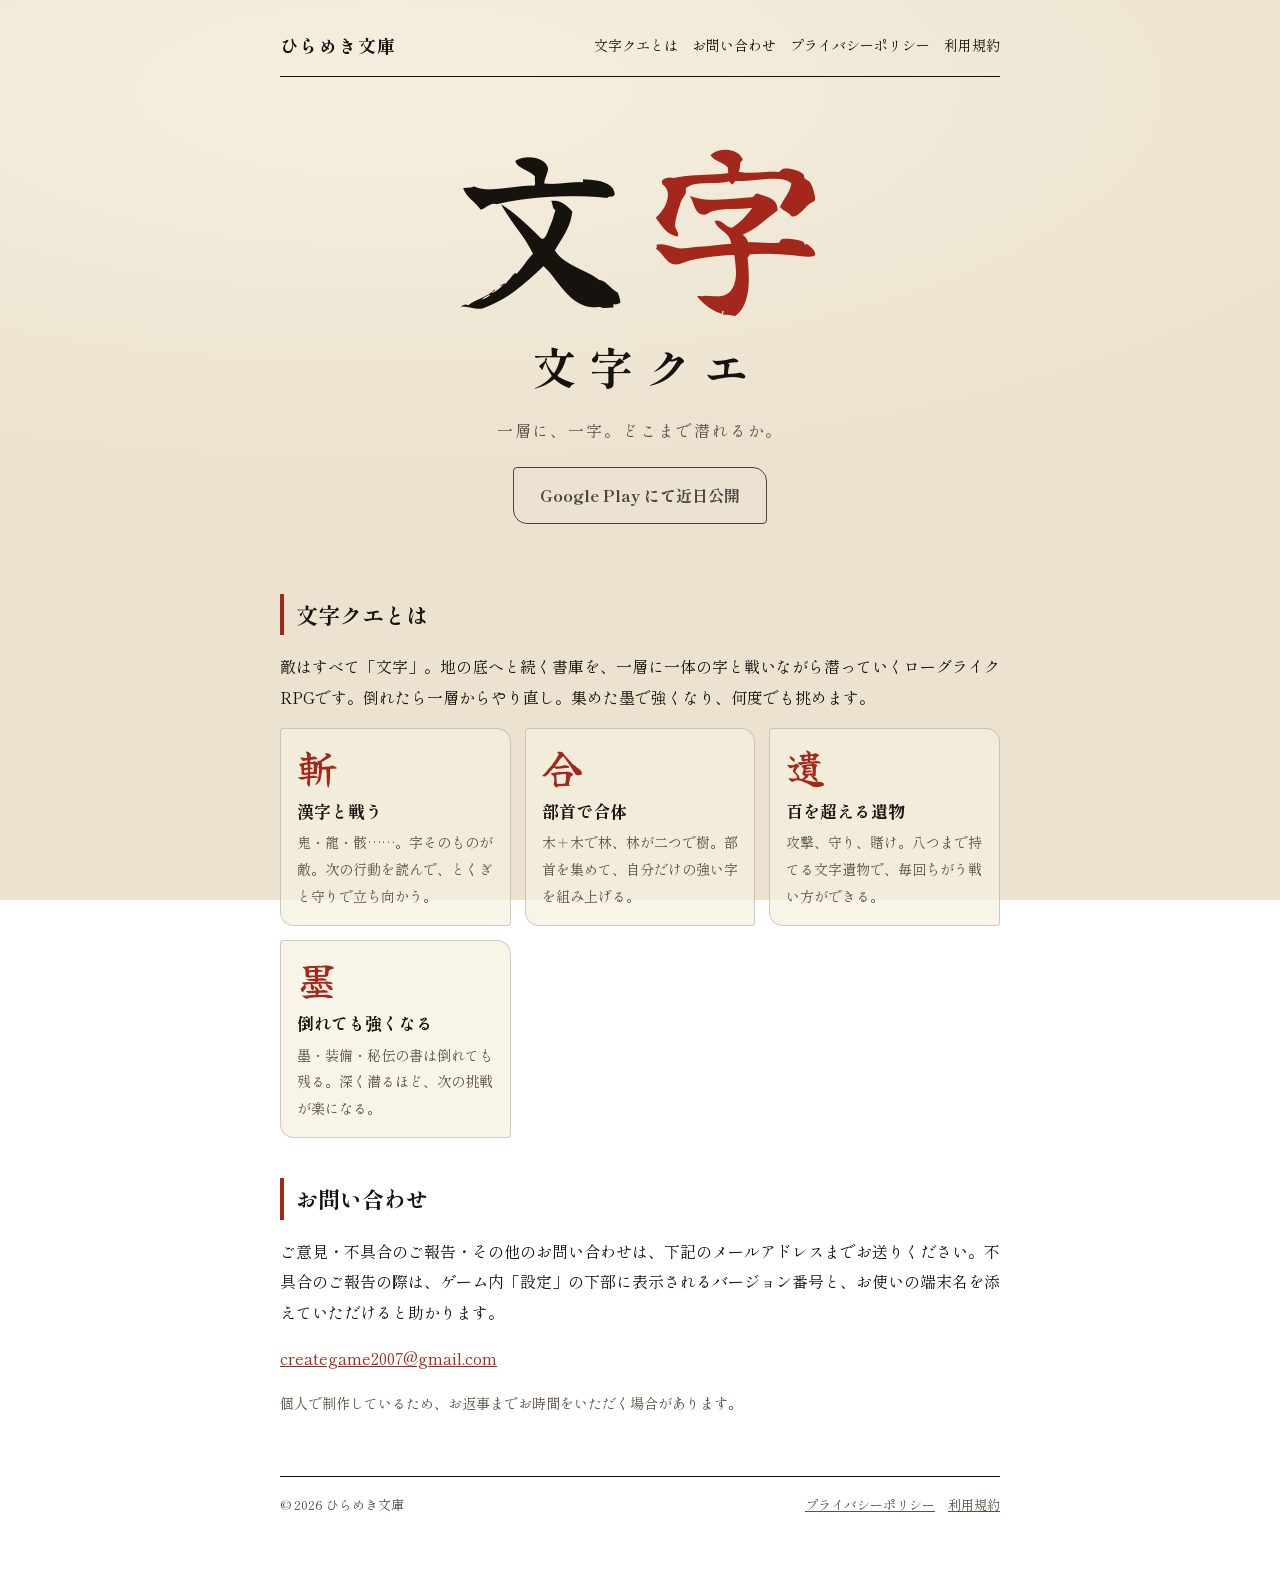
<file: index.html>
<!DOCTYPE html>
<html lang="ja">
<head>
<meta charset="utf-8">
<meta name="viewport" content="width=device-width, initial-scale=1">
<title>文字クエ｜ひらめき文庫</title>
<meta name="description" content="漢字の敵と戦い、地の底の書庫を潜るローグライクRPG「文字クエ」の公式サイト。">
<link rel="preconnect" href="https://fonts.googleapis.com"><link rel="preconnect" href="https://fonts.gstatic.com" crossorigin>
<link href="https://fonts.googleapis.com/css2?family=Yuji+Syuku&family=Shippori+Mincho+B1:wght@500;800&display=swap" rel="stylesheet">
<link rel="stylesheet" href="style.css">
</head>
<body>
<div class="wrap">
<header class="site"><a class="brand" href="index.html">ひらめき文庫</a>
<nav><a href="#about">文字クエとは</a><a href="#support">お問い合わせ</a><a href="privacy.html">プライバシーポリシー</a><a href="terms.html">利用規約</a></nav></header>

<div class="hero">
  <div class="glyph">文<span>字</span></div>
  <h1>文字クエ</h1>
  <p class="tag">一層に、一字。どこまで潜れるか。</p>
  <span class="badge soon">Google Play にて近日公開</span>
</div>

<section id="about">
<h2>文字クエとは</h2>
<p>敵はすべて「文字」。地の底へと続く書庫を、一層に一体の字と戦いながら潜っていくローグライクRPGです。倒れたら一層からやり直し。集めた墨で強くなり、何度でも挑めます。</p>
<div class="features">
  <div class="feature"><div class="g">斬</div><h3>漢字と戦う</h3><p>鬼・龍・骸……。字そのものが敵。次の行動を読んで、とくぎと守りで立ち向かう。</p></div>
  <div class="feature"><div class="g">合</div><h3>部首で合体</h3><p>木＋木で林、林が二つで樹。部首を集めて、自分だけの強い字を組み上げる。</p></div>
  <div class="feature"><div class="g">遺</div><h3>百を超える遺物</h3><p>攻撃、守り、賭け。八つまで持てる文字遺物で、毎回ちがう戦い方ができる。</p></div>
  <div class="feature"><div class="g">墨</div><h3>倒れても強くなる</h3><p>墨・装備・秘伝の書は倒れても残る。深く潜るほど、次の挑戦が楽になる。</p></div>
</div>
</section>

<section id="support">
<h2>お問い合わせ</h2>
<p>ご意見・不具合のご報告・その他のお問い合わせは、下記のメールアドレスまでお送りください。不具合のご報告の際は、ゲーム内「設定」の下部に表示されるバージョン番号と、お使いの端末名を添えていただけると助かります。</p>
<p><a href="mailto:creategame2007@gmail.com">creategame2007@gmail.com</a></p>
<p class="meta">個人で制作しているため、お返事までお時間をいただく場合があります。</p>
</section>

<footer><span>© 2026 ひらめき文庫</span><span><a href="privacy.html">プライバシーポリシー</a>　<a href="terms.html">利用規約</a></span></footer>
</div>
</body>
</html>
</file>
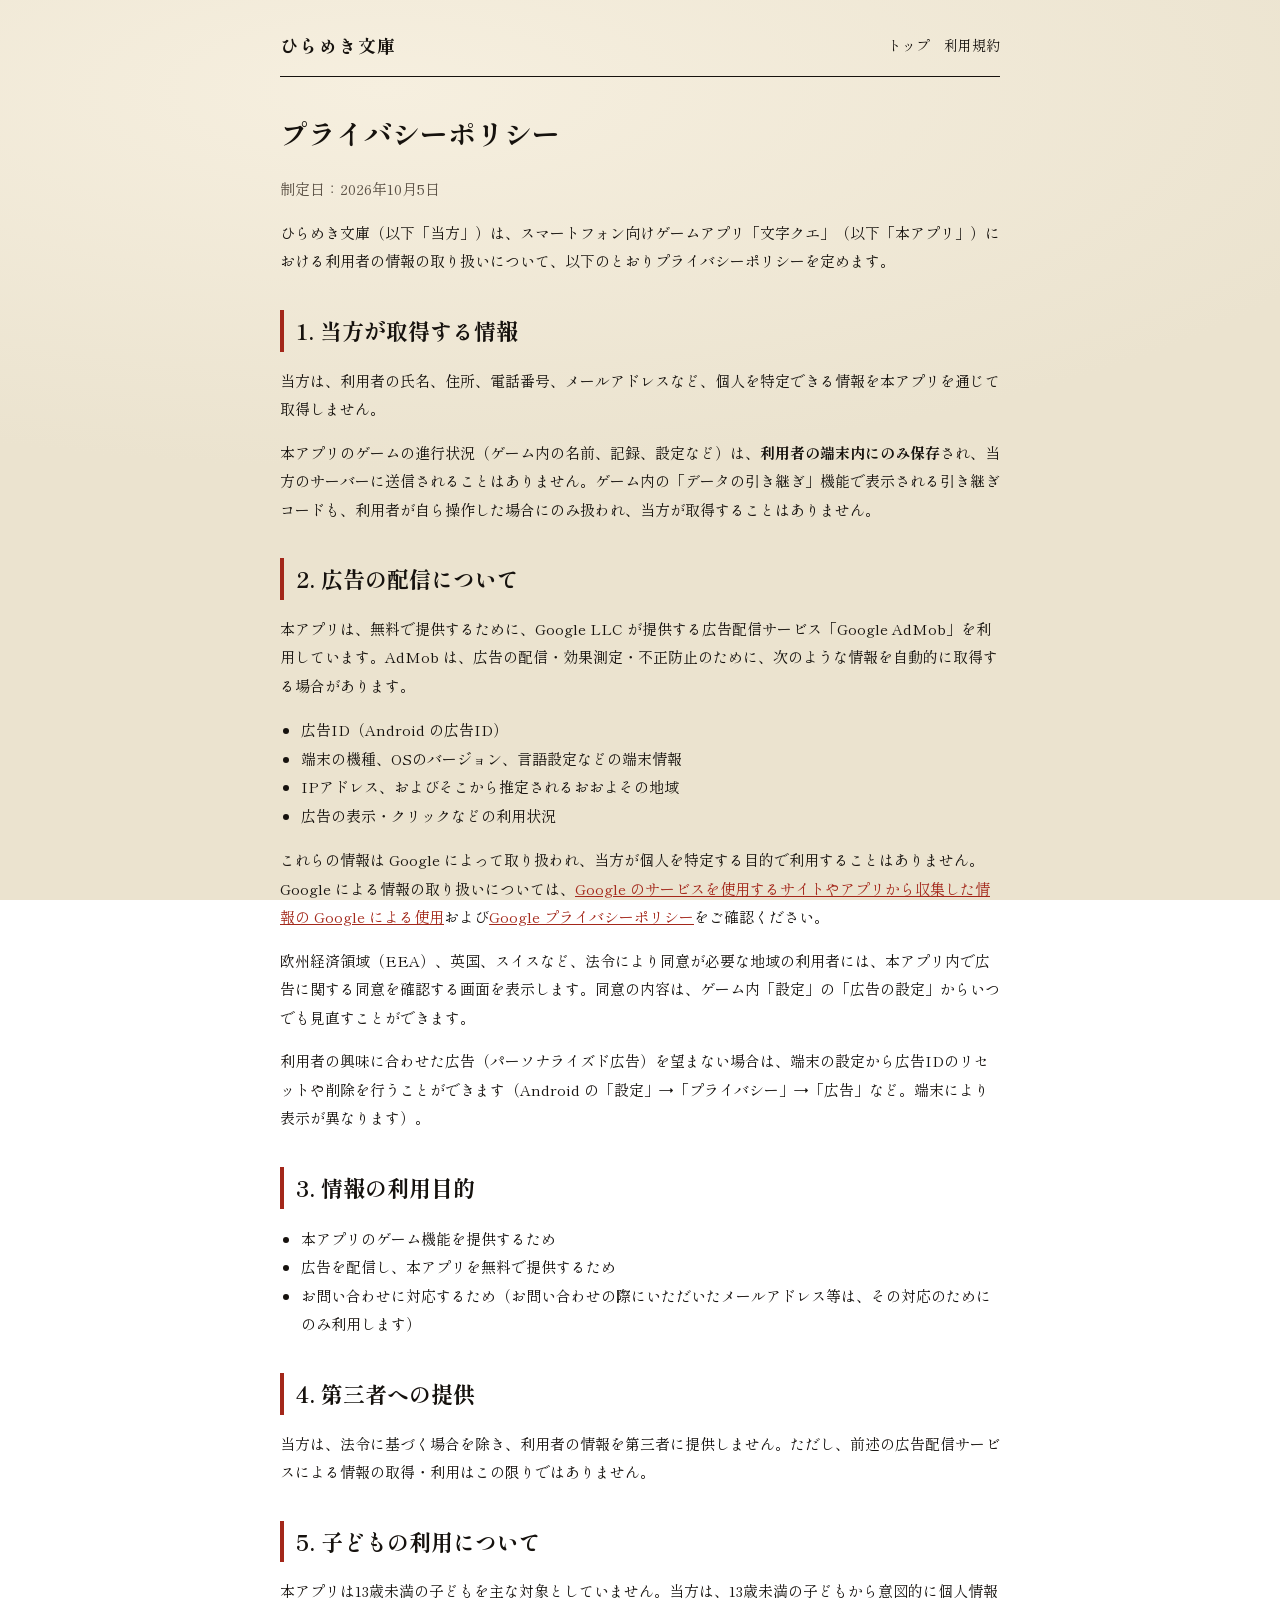
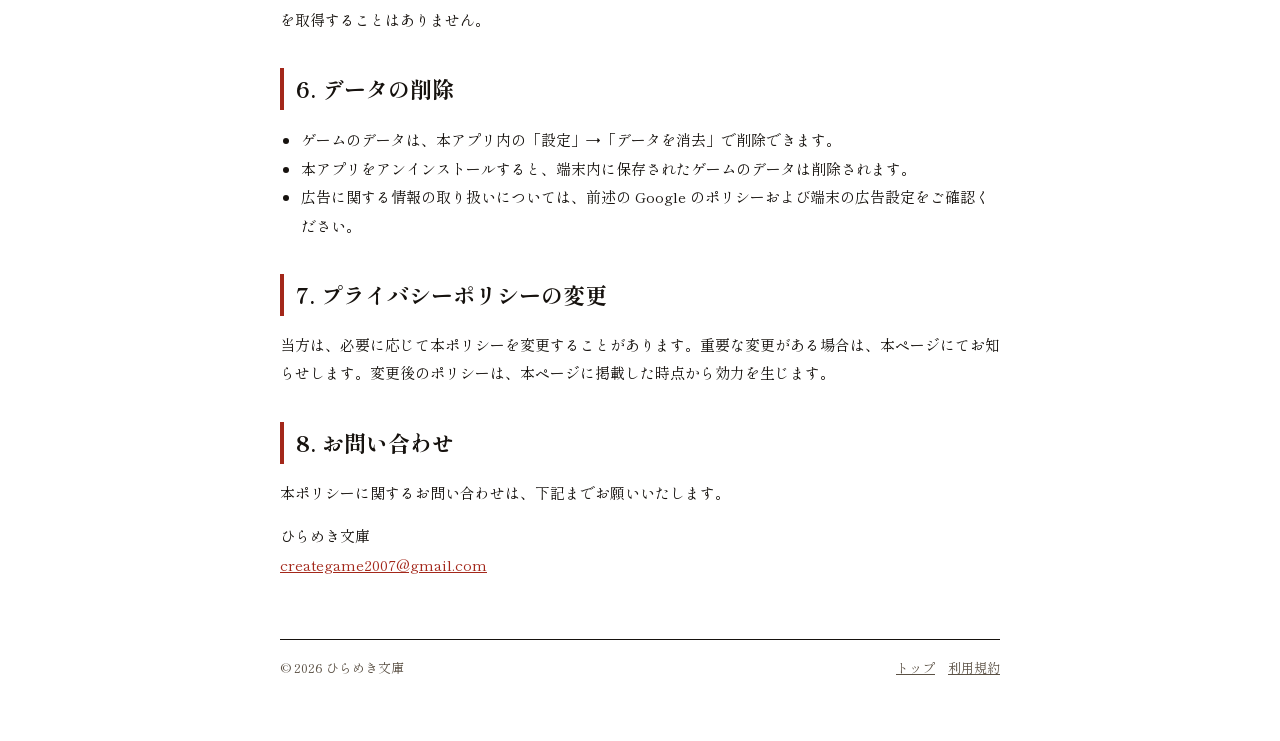
<file: privacy.html>
<!DOCTYPE html>
<html lang="ja">
<head>
<meta charset="utf-8">
<meta name="viewport" content="width=device-width, initial-scale=1">
<title>プライバシーポリシー｜文字クエ｜ひらめき文庫</title>
<link rel="preconnect" href="https://fonts.googleapis.com"><link rel="preconnect" href="https://fonts.gstatic.com" crossorigin>
<link href="https://fonts.googleapis.com/css2?family=Yuji+Syuku&family=Shippori+Mincho+B1:wght@500;800&display=swap" rel="stylesheet">
<link rel="stylesheet" href="style.css">
</head>
<body>
<div class="wrap doc">
<header class="site"><a class="brand" href="index.html">ひらめき文庫</a>
<nav><a href="index.html">トップ</a><a href="terms.html">利用規約</a></nav></header>

<h1 style="font-size:28px;margin:30px 0 4px">プライバシーポリシー</h1>
<p class="meta">制定日：2026年10月5日</p>

<p>ひらめき文庫（以下「当方」）は、スマートフォン向けゲームアプリ「文字クエ」（以下「本アプリ」）における利用者の情報の取り扱いについて、以下のとおりプライバシーポリシーを定めます。</p>

<h2>1. 当方が取得する情報</h2>
<p>当方は、利用者の氏名、住所、電話番号、メールアドレスなど、個人を特定できる情報を本アプリを通じて取得しません。</p>
<p>本アプリのゲームの進行状況（ゲーム内の名前、記録、設定など）は、<b>利用者の端末内にのみ保存</b>され、当方のサーバーに送信されることはありません。ゲーム内の「データの引き継ぎ」機能で表示される引き継ぎコードも、利用者が自ら操作した場合にのみ扱われ、当方が取得することはありません。</p>

<h2>2. 広告の配信について</h2>
<p>本アプリは、無料で提供するために、Google LLC が提供する広告配信サービス「Google AdMob」を利用しています。AdMob は、広告の配信・効果測定・不正防止のために、次のような情報を自動的に取得する場合があります。</p>
<ul>
<li>広告ID（Android の広告ID）</li>
<li>端末の機種、OSのバージョン、言語設定などの端末情報</li>
<li>IPアドレス、およびそこから推定されるおおよその地域</li>
<li>広告の表示・クリックなどの利用状況</li>
</ul>
<p>これらの情報は Google によって取り扱われ、当方が個人を特定する目的で利用することはありません。Google による情報の取り扱いについては、<a href="https://policies.google.com/technologies/partner-sites?hl=ja" target="_blank" rel="noopener">Google のサービスを使用するサイトやアプリから収集した情報の Google による使用</a>および<a href="https://policies.google.com/privacy?hl=ja" target="_blank" rel="noopener">Google プライバシーポリシー</a>をご確認ください。</p>
<p>欧州経済領域（EEA）、英国、スイスなど、法令により同意が必要な地域の利用者には、本アプリ内で広告に関する同意を確認する画面を表示します。同意の内容は、ゲーム内「設定」の「広告の設定」からいつでも見直すことができます。</p>
<p>利用者の興味に合わせた広告（パーソナライズド広告）を望まない場合は、端末の設定から広告IDのリセットや削除を行うことができます（Android の「設定」→「プライバシー」→「広告」など。端末により表示が異なります）。</p>

<h2>3. 情報の利用目的</h2>
<ul>
<li>本アプリのゲーム機能を提供するため</li>
<li>広告を配信し、本アプリを無料で提供するため</li>
<li>お問い合わせに対応するため（お問い合わせの際にいただいたメールアドレス等は、その対応のためにのみ利用します）</li>
</ul>

<h2>4. 第三者への提供</h2>
<p>当方は、法令に基づく場合を除き、利用者の情報を第三者に提供しません。ただし、前述の広告配信サービスによる情報の取得・利用はこの限りではありません。</p>

<h2>5. 子どもの利用について</h2>
<p>本アプリは13歳未満の子どもを主な対象としていません。当方は、13歳未満の子どもから意図的に個人情報を取得することはありません。</p>

<h2>6. データの削除</h2>
<ul>
<li>ゲームのデータは、本アプリ内の「設定」→「データを消去」で削除できます。</li>
<li>本アプリをアンインストールすると、端末内に保存されたゲームのデータは削除されます。</li>
<li>広告に関する情報の取り扱いについては、前述の Google のポリシーおよび端末の広告設定をご確認ください。</li>
</ul>

<h2>7. プライバシーポリシーの変更</h2>
<p>当方は、必要に応じて本ポリシーを変更することがあります。重要な変更がある場合は、本ページにてお知らせします。変更後のポリシーは、本ページに掲載した時点から効力を生じます。</p>

<h2>8. お問い合わせ</h2>
<p>本ポリシーに関するお問い合わせは、下記までお願いいたします。</p>
<p>ひらめき文庫<br><a href="mailto:creategame2007@gmail.com">creategame2007@gmail.com</a></p>

<footer><span>© 2026 ひらめき文庫</span><span><a href="index.html">トップ</a>　<a href="terms.html">利用規約</a></span></footer>
</div>
</body>
</html>
</file>
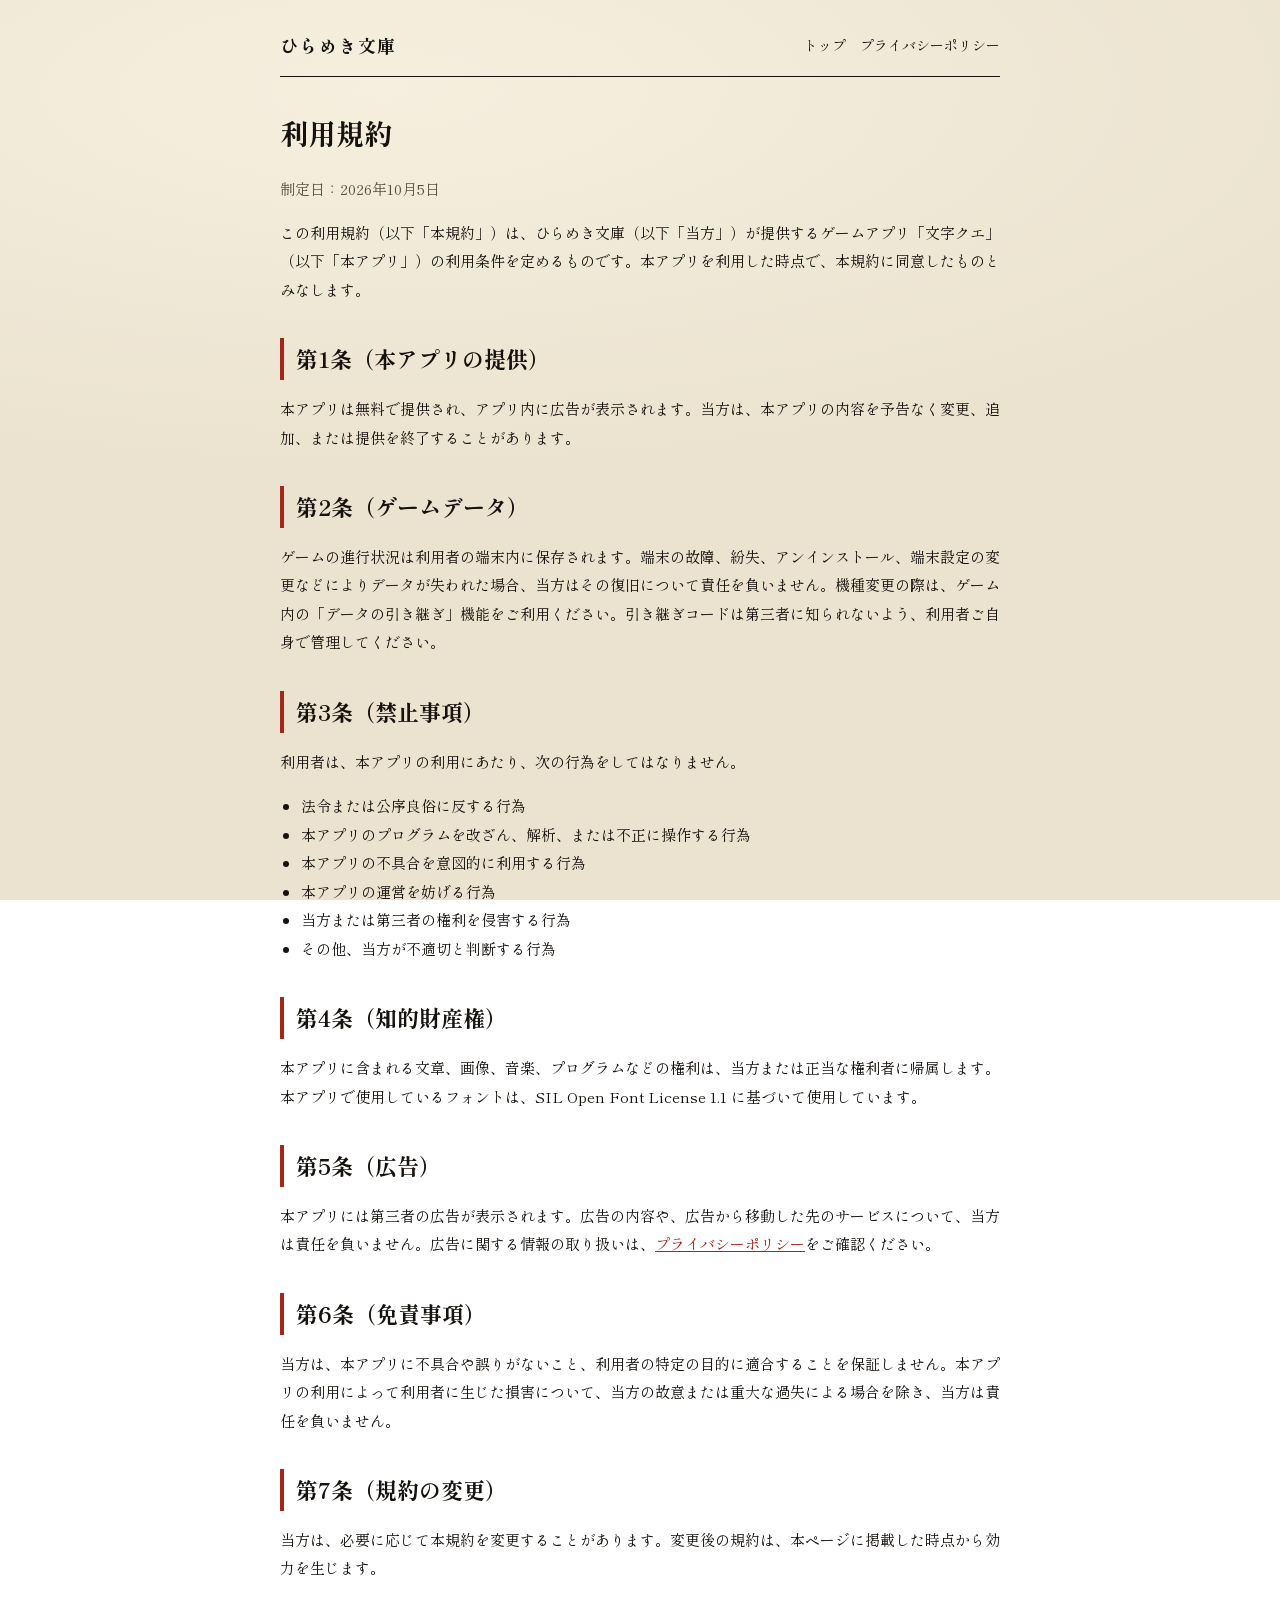
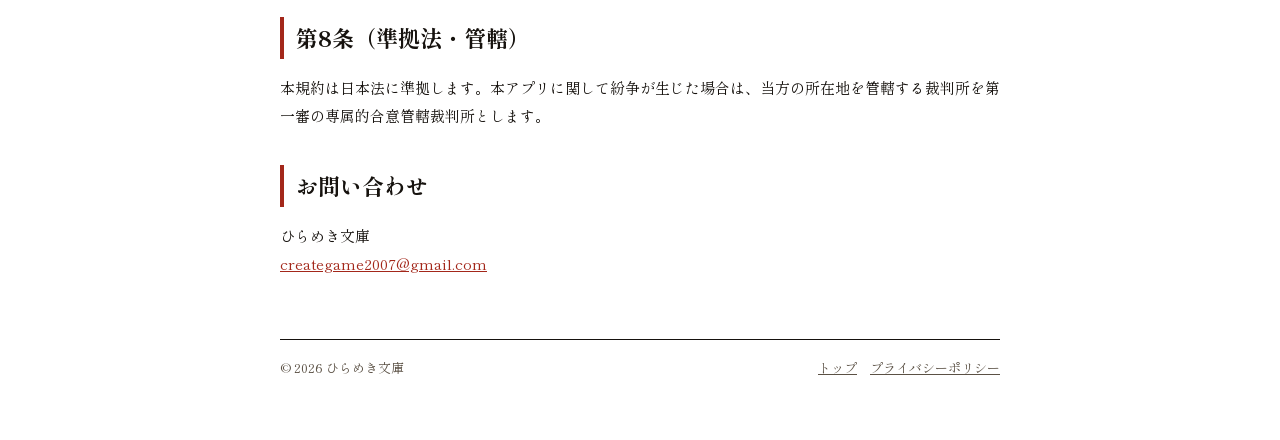
<file: terms.html>
<!DOCTYPE html>
<html lang="ja">
<head>
<meta charset="utf-8">
<meta name="viewport" content="width=device-width, initial-scale=1">
<title>利用規約｜文字クエ｜ひらめき文庫</title>
<link rel="preconnect" href="https://fonts.googleapis.com"><link rel="preconnect" href="https://fonts.gstatic.com" crossorigin>
<link href="https://fonts.googleapis.com/css2?family=Yuji+Syuku&family=Shippori+Mincho+B1:wght@500;800&display=swap" rel="stylesheet">
<link rel="stylesheet" href="style.css">
</head>
<body>
<div class="wrap doc">
<header class="site"><a class="brand" href="index.html">ひらめき文庫</a>
<nav><a href="index.html">トップ</a><a href="privacy.html">プライバシーポリシー</a></nav></header>

<h1 style="font-size:28px;margin:30px 0 4px">利用規約</h1>
<p class="meta">制定日：2026年10月5日</p>

<p>この利用規約（以下「本規約」）は、ひらめき文庫（以下「当方」）が提供するゲームアプリ「文字クエ」（以下「本アプリ」）の利用条件を定めるものです。本アプリを利用した時点で、本規約に同意したものとみなします。</p>

<h2>第1条（本アプリの提供）</h2>
<p>本アプリは無料で提供され、アプリ内に広告が表示されます。当方は、本アプリの内容を予告なく変更、追加、または提供を終了することがあります。</p>

<h2>第2条（ゲームデータ）</h2>
<p>ゲームの進行状況は利用者の端末内に保存されます。端末の故障、紛失、アンインストール、端末設定の変更などによりデータが失われた場合、当方はその復旧について責任を負いません。機種変更の際は、ゲーム内の「データの引き継ぎ」機能をご利用ください。引き継ぎコードは第三者に知られないよう、利用者ご自身で管理してください。</p>

<h2>第3条（禁止事項）</h2>
<p>利用者は、本アプリの利用にあたり、次の行為をしてはなりません。</p>
<ul>
<li>法令または公序良俗に反する行為</li>
<li>本アプリのプログラムを改ざん、解析、または不正に操作する行為</li>
<li>本アプリの不具合を意図的に利用する行為</li>
<li>本アプリの運営を妨げる行為</li>
<li>当方または第三者の権利を侵害する行為</li>
<li>その他、当方が不適切と判断する行為</li>
</ul>

<h2>第4条（知的財産権）</h2>
<p>本アプリに含まれる文章、画像、音楽、プログラムなどの権利は、当方または正当な権利者に帰属します。本アプリで使用しているフォントは、SIL Open Font License 1.1 に基づいて使用しています。</p>

<h2>第5条（広告）</h2>
<p>本アプリには第三者の広告が表示されます。広告の内容や、広告から移動した先のサービスについて、当方は責任を負いません。広告に関する情報の取り扱いは、<a href="privacy.html">プライバシーポリシー</a>をご確認ください。</p>

<h2>第6条（免責事項）</h2>
<p>当方は、本アプリに不具合や誤りがないこと、利用者の特定の目的に適合することを保証しません。本アプリの利用によって利用者に生じた損害について、当方の故意または重大な過失による場合を除き、当方は責任を負いません。</p>

<h2>第7条（規約の変更）</h2>
<p>当方は、必要に応じて本規約を変更することがあります。変更後の規約は、本ページに掲載した時点から効力を生じます。</p>

<h2>第8条（準拠法・管轄）</h2>
<p>本規約は日本法に準拠します。本アプリに関して紛争が生じた場合は、当方の所在地を管轄する裁判所を第一審の専属的合意管轄裁判所とします。</p>

<h2>お問い合わせ</h2>
<p>ひらめき文庫<br><a href="mailto:creategame2007@gmail.com">creategame2007@gmail.com</a></p>

<footer><span>© 2026 ひらめき文庫</span><span><a href="index.html">トップ</a>　<a href="privacy.html">プライバシーポリシー</a></span></footer>
</div>
</body>
</html>
</file>
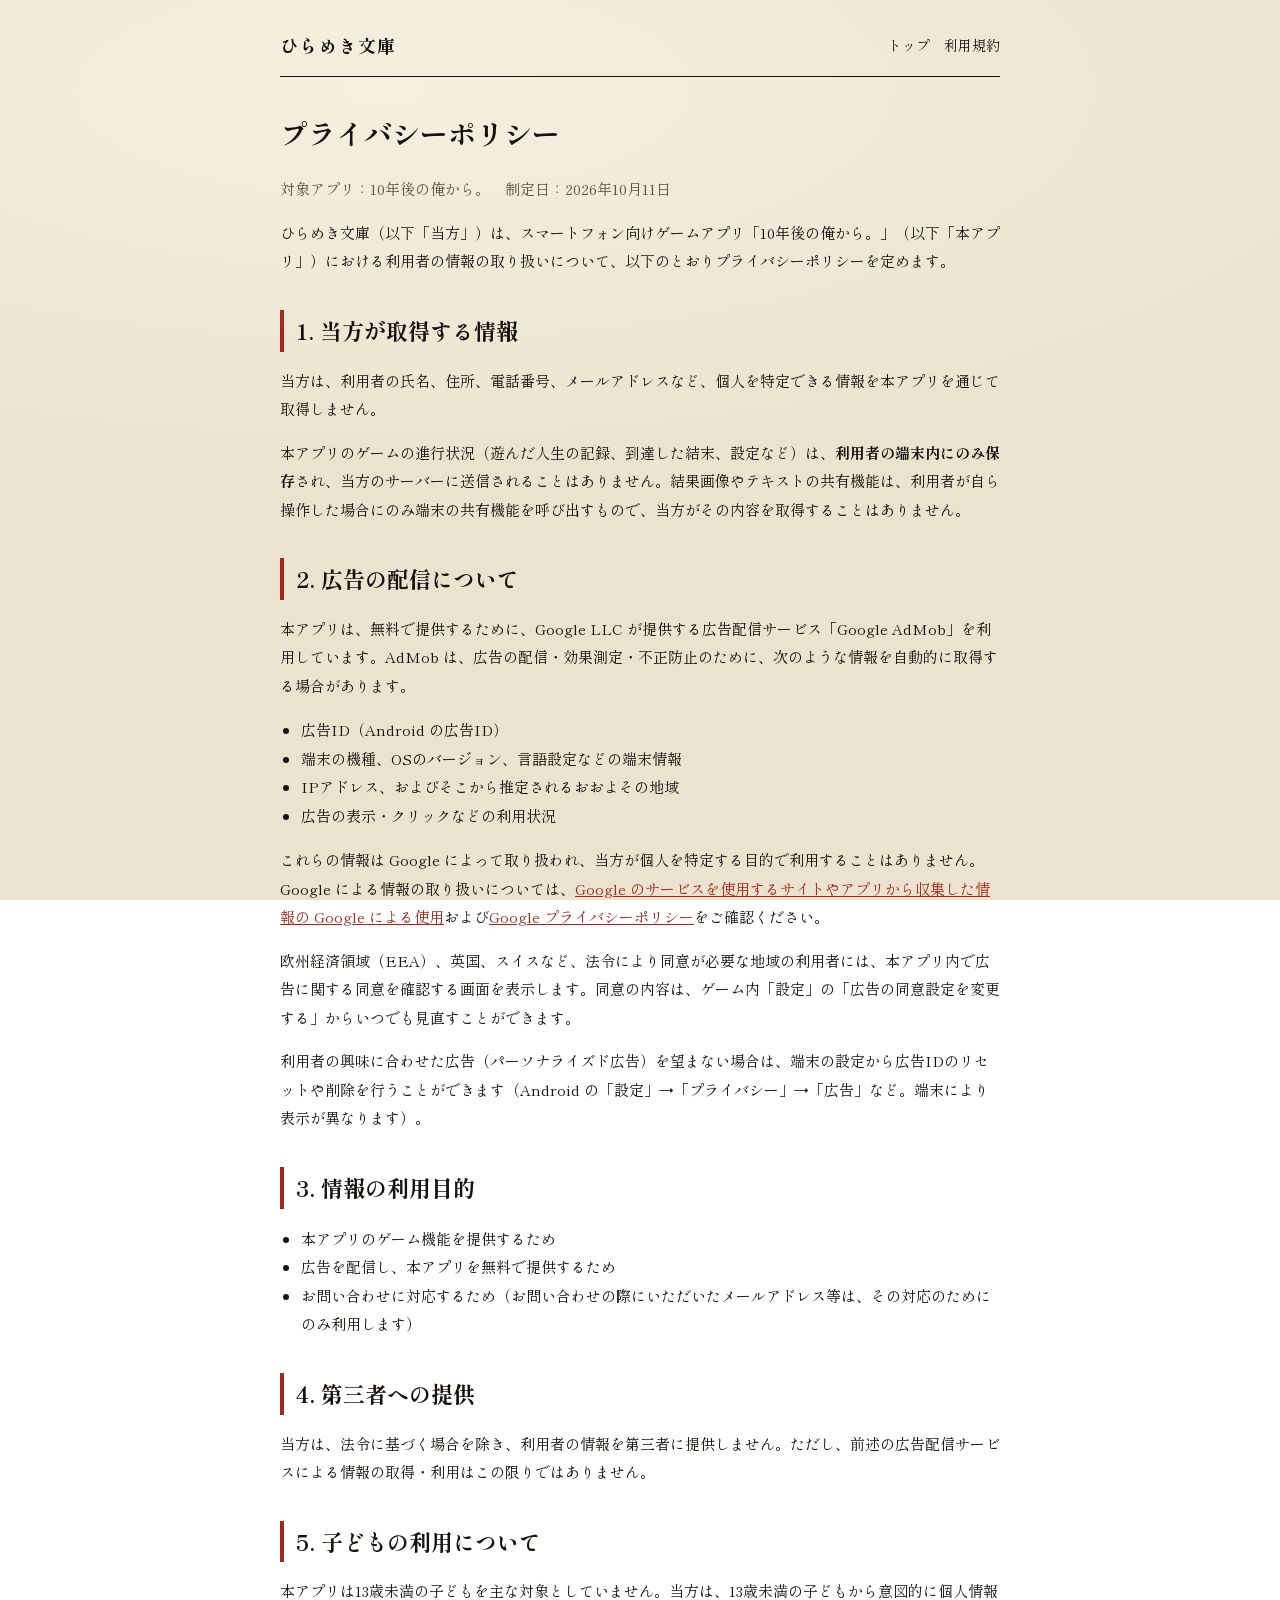
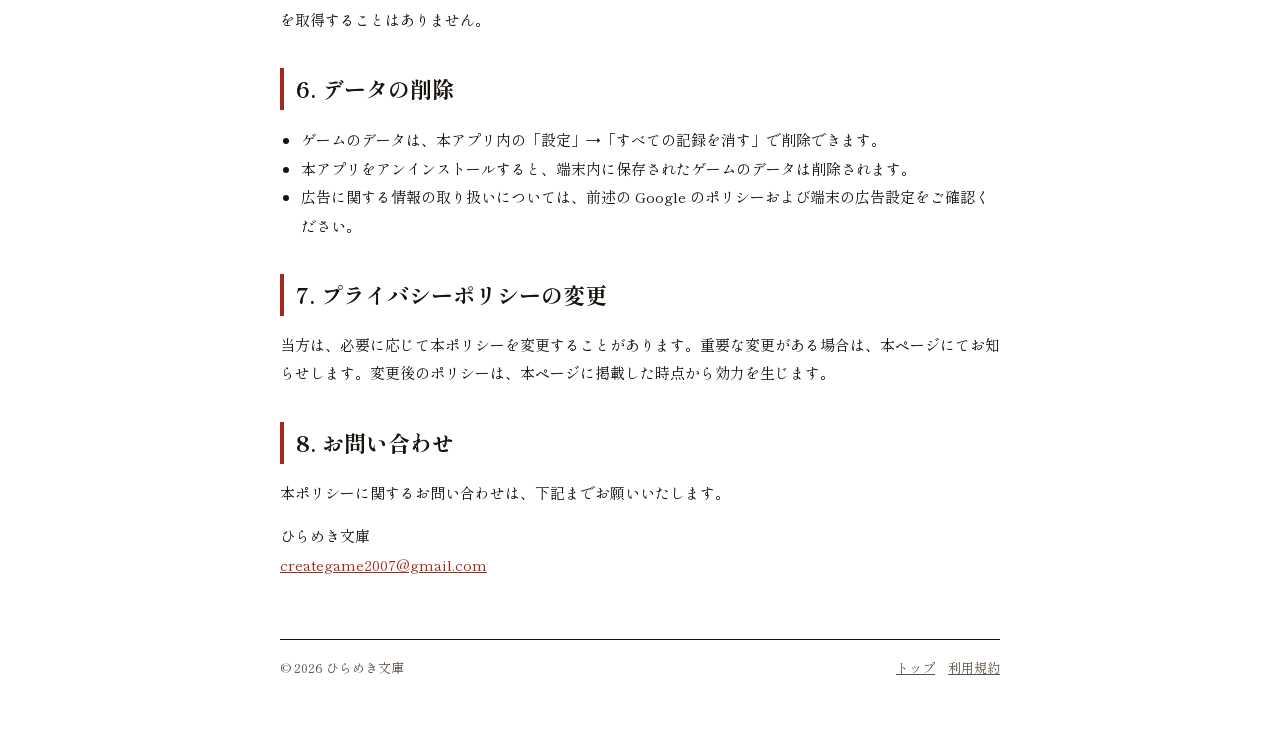
<file: tenyears/privacy.html>
<!DOCTYPE html>
<html lang="ja">
<head>
<meta charset="utf-8">
<meta name="viewport" content="width=device-width, initial-scale=1">
<title>プライバシーポリシー｜10年後の俺から。｜ひらめき文庫</title>
<link rel="preconnect" href="https://fonts.googleapis.com"><link rel="preconnect" href="https://fonts.gstatic.com" crossorigin>
<link href="https://fonts.googleapis.com/css2?family=Yuji+Syuku&family=Shippori+Mincho+B1:wght@500;800&display=swap" rel="stylesheet">
<link rel="stylesheet" href="../style.css">
</head>
<body>
<div class="wrap doc">
<header class="site"><a class="brand" href="../index.html">ひらめき文庫</a>
<nav><a href="../index.html">トップ</a><a href="../terms.html">利用規約</a></nav></header>

<h1 style="font-size:28px;margin:30px 0 4px">プライバシーポリシー</h1>
<p class="meta">対象アプリ：10年後の俺から。　制定日：2026年10月11日</p>

<p>ひらめき文庫（以下「当方」）は、スマートフォン向けゲームアプリ「10年後の俺から。」（以下「本アプリ」）における利用者の情報の取り扱いについて、以下のとおりプライバシーポリシーを定めます。</p>

<h2>1. 当方が取得する情報</h2>
<p>当方は、利用者の氏名、住所、電話番号、メールアドレスなど、個人を特定できる情報を本アプリを通じて取得しません。</p>
<p>本アプリのゲームの進行状況（遊んだ人生の記録、到達した結末、設定など）は、<b>利用者の端末内にのみ保存</b>され、当方のサーバーに送信されることはありません。結果画像やテキストの共有機能は、利用者が自ら操作した場合にのみ端末の共有機能を呼び出すもので、当方がその内容を取得することはありません。</p>

<h2>2. 広告の配信について</h2>
<p>本アプリは、無料で提供するために、Google LLC が提供する広告配信サービス「Google AdMob」を利用しています。AdMob は、広告の配信・効果測定・不正防止のために、次のような情報を自動的に取得する場合があります。</p>
<ul>
<li>広告ID（Android の広告ID）</li>
<li>端末の機種、OSのバージョン、言語設定などの端末情報</li>
<li>IPアドレス、およびそこから推定されるおおよその地域</li>
<li>広告の表示・クリックなどの利用状況</li>
</ul>
<p>これらの情報は Google によって取り扱われ、当方が個人を特定する目的で利用することはありません。Google による情報の取り扱いについては、<a href="https://policies.google.com/technologies/partner-sites?hl=ja" target="_blank" rel="noopener">Google のサービスを使用するサイトやアプリから収集した情報の Google による使用</a>および<a href="https://policies.google.com/privacy?hl=ja" target="_blank" rel="noopener">Google プライバシーポリシー</a>をご確認ください。</p>
<p>欧州経済領域（EEA）、英国、スイスなど、法令により同意が必要な地域の利用者には、本アプリ内で広告に関する同意を確認する画面を表示します。同意の内容は、ゲーム内「設定」の「広告の同意設定を変更する」からいつでも見直すことができます。</p>
<p>利用者の興味に合わせた広告（パーソナライズド広告）を望まない場合は、端末の設定から広告IDのリセットや削除を行うことができます（Android の「設定」→「プライバシー」→「広告」など。端末により表示が異なります）。</p>

<h2>3. 情報の利用目的</h2>
<ul>
<li>本アプリのゲーム機能を提供するため</li>
<li>広告を配信し、本アプリを無料で提供するため</li>
<li>お問い合わせに対応するため（お問い合わせの際にいただいたメールアドレス等は、その対応のためにのみ利用します）</li>
</ul>

<h2>4. 第三者への提供</h2>
<p>当方は、法令に基づく場合を除き、利用者の情報を第三者に提供しません。ただし、前述の広告配信サービスによる情報の取得・利用はこの限りではありません。</p>

<h2>5. 子どもの利用について</h2>
<p>本アプリは13歳未満の子どもを主な対象としていません。当方は、13歳未満の子どもから意図的に個人情報を取得することはありません。</p>

<h2>6. データの削除</h2>
<ul>
<li>ゲームのデータは、本アプリ内の「設定」→「すべての記録を消す」で削除できます。</li>
<li>本アプリをアンインストールすると、端末内に保存されたゲームのデータは削除されます。</li>
<li>広告に関する情報の取り扱いについては、前述の Google のポリシーおよび端末の広告設定をご確認ください。</li>
</ul>

<h2>7. プライバシーポリシーの変更</h2>
<p>当方は、必要に応じて本ポリシーを変更することがあります。重要な変更がある場合は、本ページにてお知らせします。変更後のポリシーは、本ページに掲載した時点から効力を生じます。</p>

<h2>8. お問い合わせ</h2>
<p>本ポリシーに関するお問い合わせは、下記までお願いいたします。</p>
<p>ひらめき文庫<br><a href="mailto:creategame2007@gmail.com">creategame2007@gmail.com</a></p>

<footer><span>© 2026 ひらめき文庫</span><span><a href="../index.html">トップ</a>　<a href="../terms.html">利用規約</a></span></footer>
</div>
</body>
</html>
</file>
<file: style.css>
:root{--bg:#ebe3cf;--paper:#f6efdf;--ink:#16120e;--dim:#5b5145;--seal:#a3271a;--line:rgba(22,18,14,.18);
  --brush:'Yuji Syuku','Hiragino Mincho ProN','Yu Mincho',serif;--mincho:'Shippori Mincho B1','Hiragino Mincho ProN','Yu Mincho',serif}
@media (prefers-color-scheme:dark){:root{--bg:#12100d;--paper:#1b1814;--ink:#ece2cc;--dim:#a39886;--seal:#d2442e;--line:rgba(236,226,204,.18)}}
*{box-sizing:border-box}
html{-webkit-text-size-adjust:100%}
body{margin:0;background:radial-gradient(120% 60% at 30% 10%,var(--paper),var(--bg) 70%) fixed;color:var(--ink);font-family:var(--mincho);line-height:1.9;font-size:16px}
a{color:var(--seal)}
.wrap{max-width:760px;margin:0 auto;padding:28px 20px 60px}
header.site{display:flex;justify-content:space-between;align-items:center;gap:12px;padding-bottom:14px;border-bottom:1.5px solid var(--ink)}
header.site .brand{white-space:nowrap;font-weight:800;font-size:18px;text-decoration:none;color:var(--ink);letter-spacing:.08em}
header.site nav{display:flex;gap:14px;font-size:14px;flex-wrap:wrap}
header.site nav a{color:var(--ink);text-decoration:none}
header.site nav a:hover{color:var(--seal)}
.hero{text-align:center;padding:48px 0 30px}
.hero .glyph{font-family:var(--brush);font-size:clamp(110px,28vw,190px);line-height:1;letter-spacing:.02em}
.hero .glyph span{color:var(--seal)}
.hero h1{font-size:clamp(30px,7vw,44px);letter-spacing:.3em;margin:10px 0 0;padding-left:.3em}
.hero p.tag{color:var(--dim);margin:6px 0 22px;letter-spacing:.12em}
.badge{display:inline-block;padding:12px 26px;border:1.5px solid var(--ink);border-radius:4px 14px 4px 14px;text-decoration:none;color:var(--ink);font-weight:800}
.badge.soon{opacity:.75}
section{margin-top:40px}
h2{font-size:22px;border-left:4px solid var(--seal);padding-left:12px;margin:34px 0 10px}
h3{font-size:17px;margin:22px 0 4px}
.features{display:grid;grid-template-columns:repeat(auto-fit,minmax(200px,1fr));gap:14px}
.feature{padding:16px;border:1.5px solid var(--line);border-radius:4px 14px 4px 14px;background:color-mix(in srgb,var(--paper) 70%,transparent)}
.feature .g{font-family:var(--brush);font-size:40px;line-height:1.1;color:var(--seal)}
.feature h3{margin:6px 0 2px}
.feature p{margin:0;font-size:14px;color:var(--dim)}
.doc p,.doc li{font-size:15px}
.doc ul{padding-left:1.3em}
.meta{color:var(--dim);font-size:14px}
footer{margin-top:60px;padding-top:16px;border-top:1.5px solid var(--ink);font-size:13px;color:var(--dim);display:flex;justify-content:space-between;flex-wrap:wrap;gap:8px}
footer a{color:var(--dim)}
</file>
